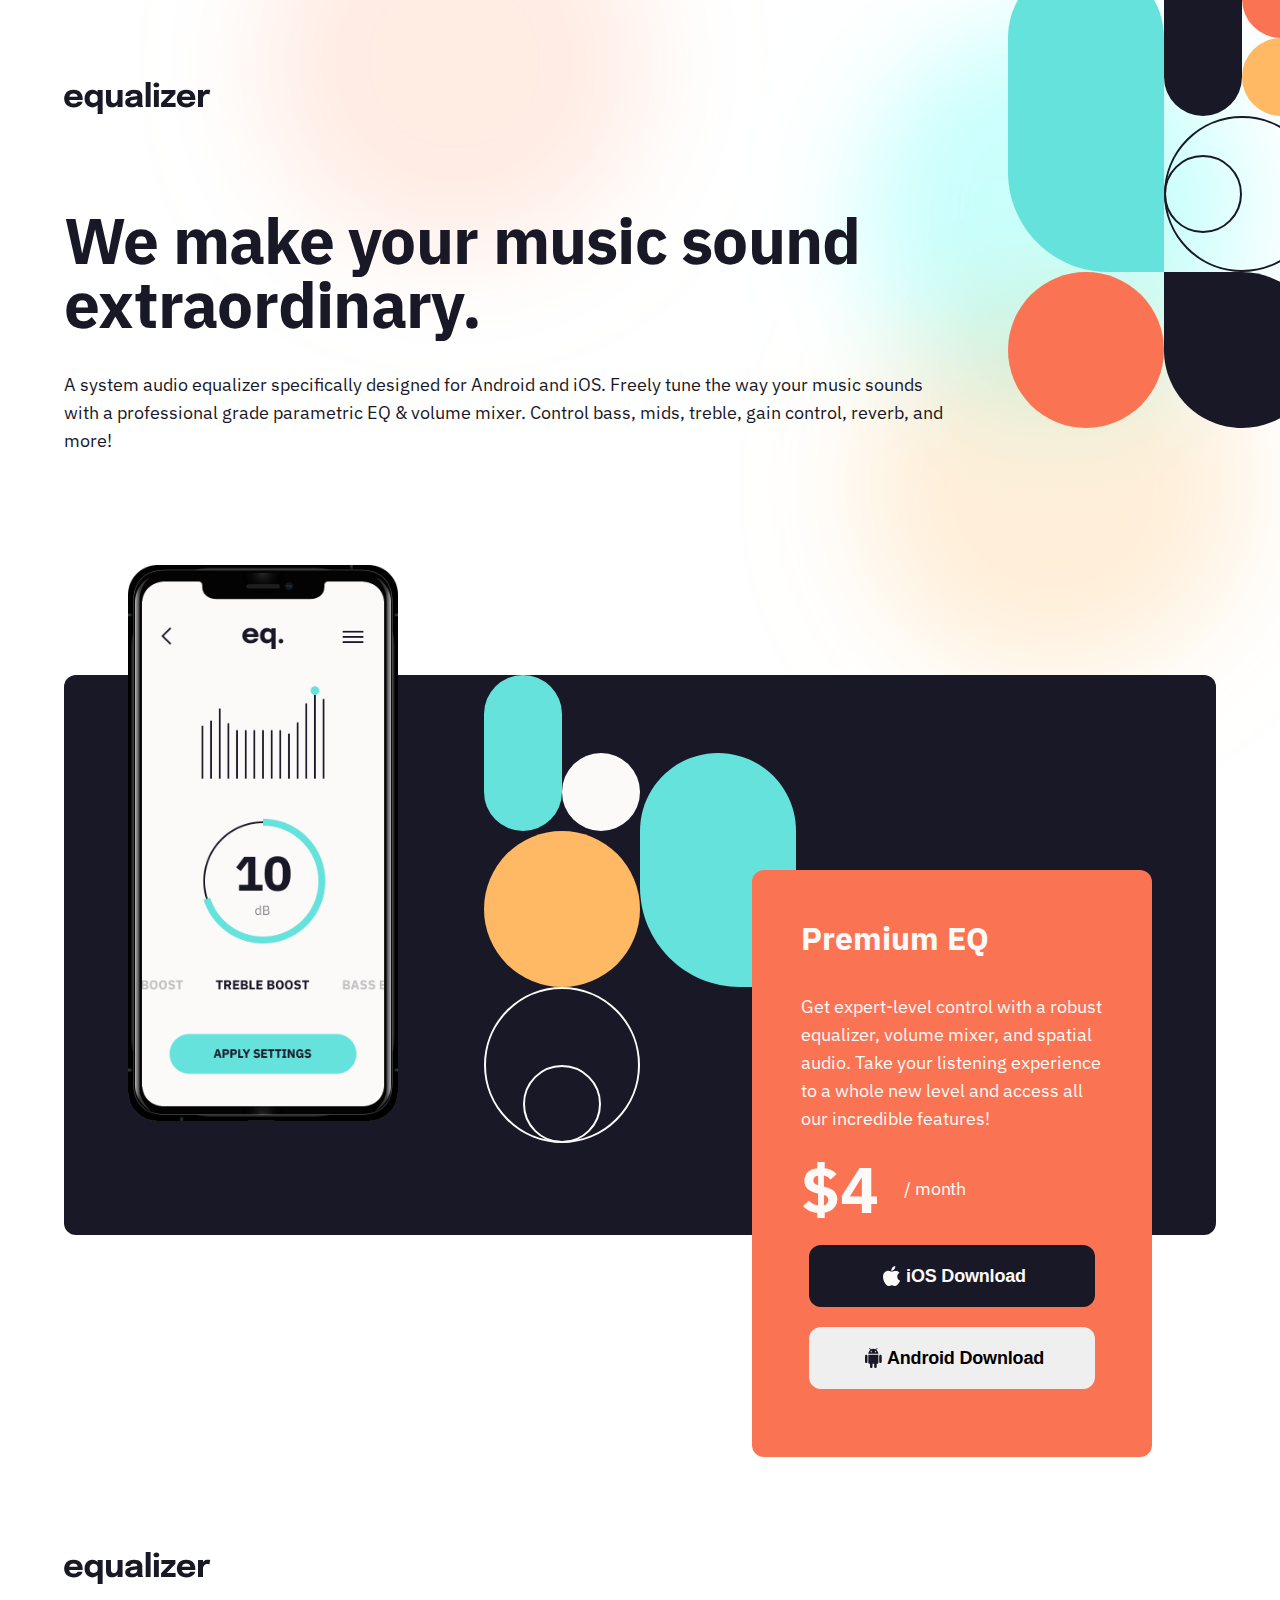
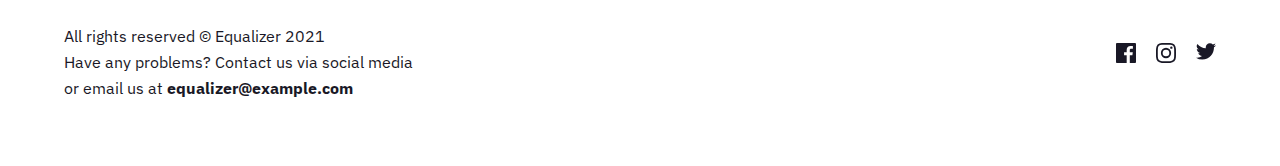
<file: index.html>
<!DOCTYPE html>
<html lang="en">
  <head>
    <meta charset="UTF-8" />
    <meta name="viewport" content="width=device-width, initial-scale=1.0" />
    <link
      rel="icon"
      type="image/png"
      sizes="32x32"
      href="starter-code/assets/favicon-32x32.png"
    />
    <link rel="stylesheet" href="starter-code/styles.css" />
    <title>Frontend Mentor | Equalizer landing page</title>
  </head>
  <body>
    <header>
      <a href="#"><img alt="Logo Equalizer" src="starter-code/assets/logo.svg"></a>
      <h1>We make your music sound extraordinary.</h1>
      <p>
        A system audio equalizer specifically designed for Android and iOS.
        Freely tune the way your music sounds with a professional grade
        parametric EQ & volume mixer. Control bass, mids, treble, gain control,
        reverb, and more!
      </p>
    </header>

    <main>
      <div class="app_image">
        <img alt="Ilustration APP" src="starter-code/assets/illustration-app.png">        
      </div>
      <section class="app_information">
        <h2>Premium EQ</h2>
      <p class="text">
        Get expert-level control with a robust equalizer, volume mixer, and
        spatial audio. Take your listening experience to a whole new level and
        access all our incredible features!
      </p>
      <p class ="price"><span>$4</span> / month</p>
      <button class="ios_button"><img alt="Apple Logo" src="starter-code/assets/icon-apple.svg"> iOS Download</button>
      <button class="android_button"><img alt="Android Logo" src="starter-code/assets/icon-android.svg"> Android Download</button>
      </section>      
    </main>  

    <footer>
      <a href="#"><img alt="Equalizer Logo" src="starter-code/assets/logo.svg"></a>
      <p>        
        All rights reserved © Equalizer 2021 <br> Have any problems? Contact us via
        social media or email us at <span>equalizer@example.com</span>
      </p>
      <ul>
        <li><a href="#"><img alt="Facebook Logo" src="starter-code/assets/icon-facebook.svg"></a></li>
        <li><a href="#"><img alt="Instagram Logo" src="starter-code/assets/icon-instagram.svg"></a></li>
        <li><a href="#"><img alt="Twitter Logo" src="starter-code/assets/icon-twitter.svg"></a></li>
      </ul>
    </footer>
  </body>
</html>
</file>
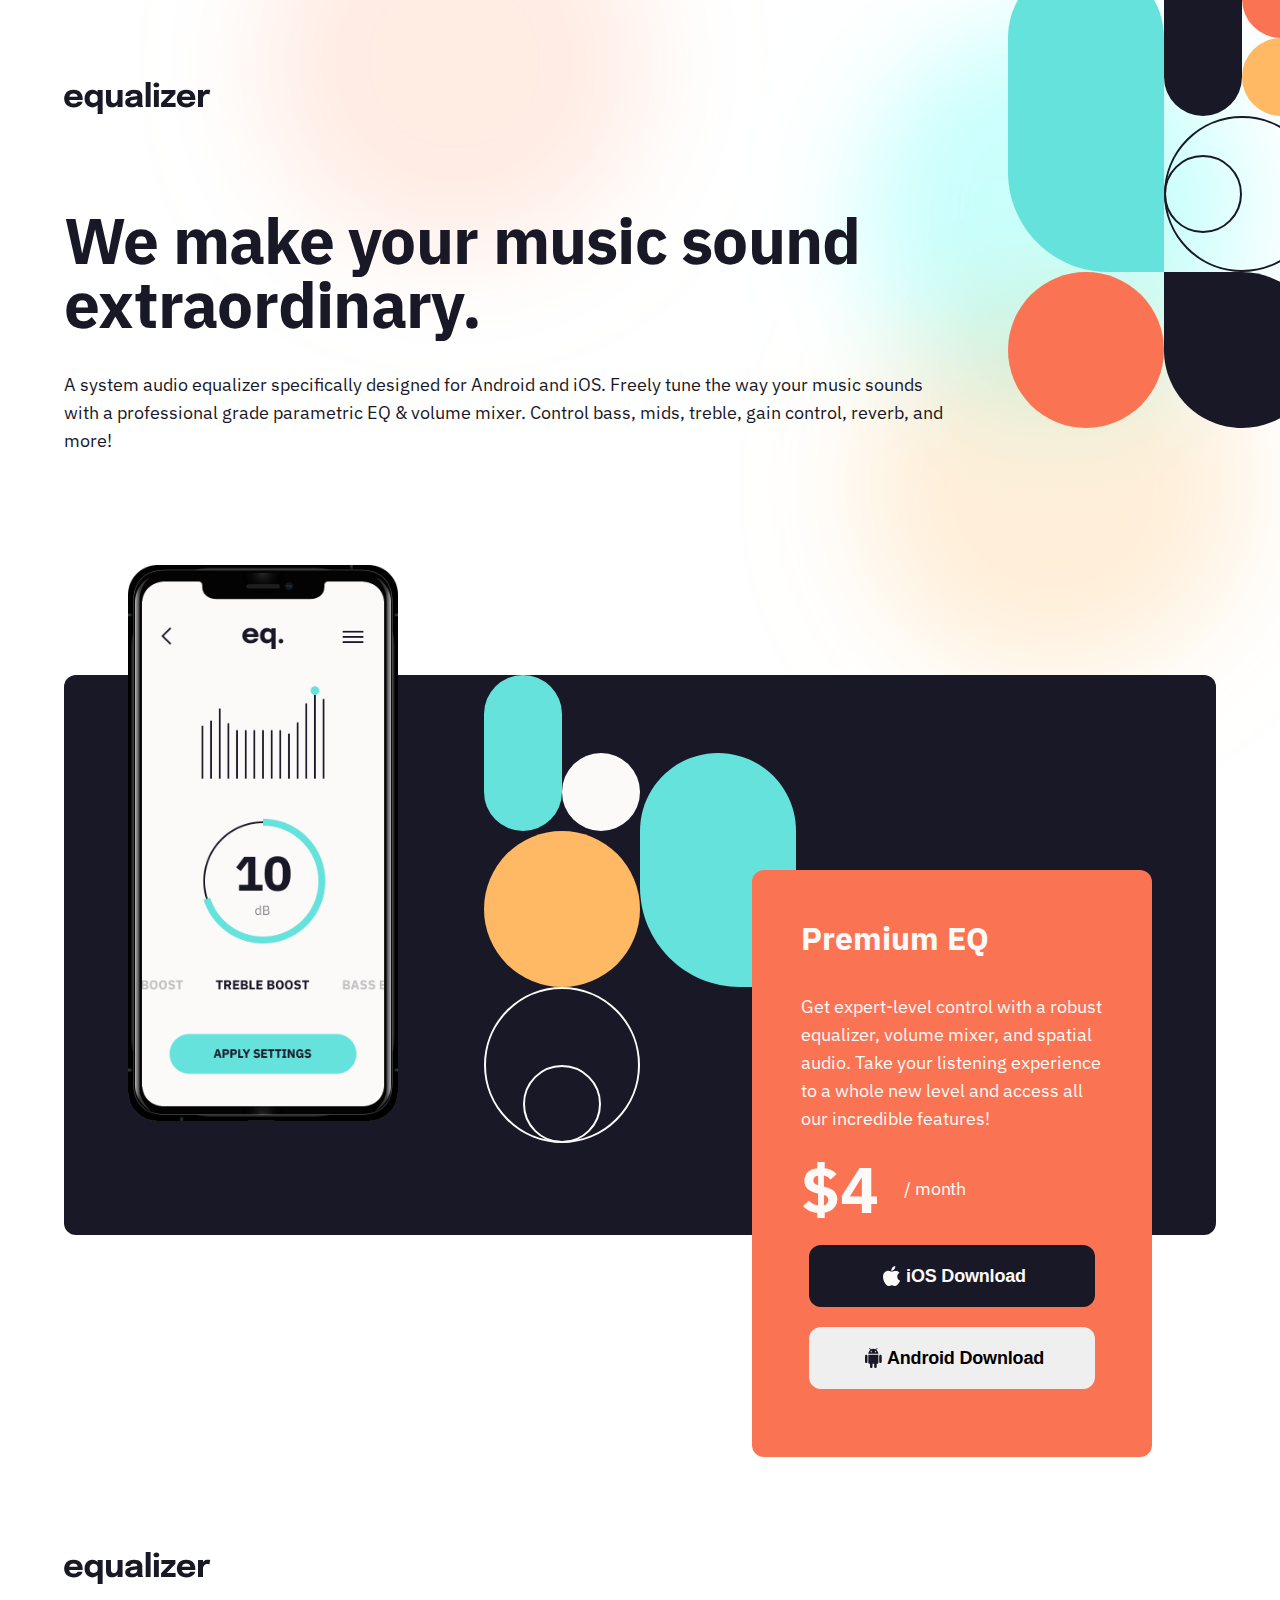
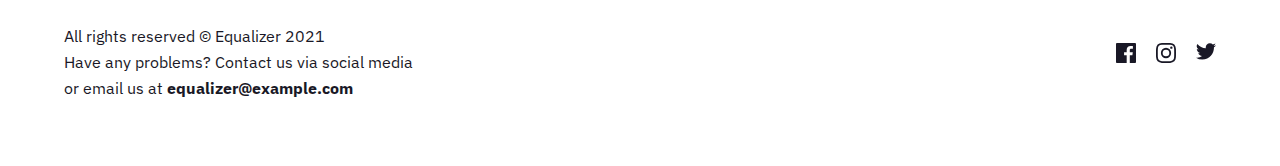
<file: starter-code/index.html>
<!DOCTYPE html>
<html lang="en">
  <head>
    <meta charset="UTF-8" />
    <meta name="viewport" content="width=device-width, initial-scale=1.0" />
    <link
      rel="icon"
      type="image/png"
      sizes="32x32"
      href="./assets/favicon-32x32.png"
    />
    <link rel="stylesheet" href="styles.css" />
    <title>Frontend Mentor | Equalizer landing page</title>
  </head>
  <body>
    <header>
      <a href="#"><img alt="Logo Equalizer" src="assets/logo.svg"></a>
      <h1>We make your music sound extraordinary.</h1>
      <p>
        A system audio equalizer specifically designed for Android and iOS.
        Freely tune the way your music sounds with a professional grade
        parametric EQ & volume mixer. Control bass, mids, treble, gain control,
        reverb, and more!
      </p>
    </header>

    <main>
      <section class="app_image">
        <img alt="Ilustration APP" src="assets/illustration-app.png">        
      </section>
      <section class="app_information">
        <h2>Premium EQ</h2>
      <p class="text">
        Get expert-level control with a robust equalizer, volume mixer, and
        spatial audio. Take your listening experience to a whole new level and
        access all our incredible features!
      </p>
      <p class ="price"><span>$4</span> / month</p>
      <button class="ios_button"><img alt="Apple Logo" src="assets/icon-apple.svg"> iOS Download</button>
      <button class="android_button"><img alt="Android Logo" src="assets/icon-android.svg"> Android Download</button>
      </section>      
    </main>  

    <footer>
      <a href="#"><img alt="Equalizer Logo" src="assets/logo.svg"></a>
      <p>        
        All rights reserved © Equalizer 2021 <br> Have any problems? Contact us via
        social media or email us at <span>equalizer@example.com</span>
      </p>
      <ul>
        <li><a href="#"><img alt="Facebook Logo" src="assets/icon-facebook.svg"></a></li>
        <li><a href="#"><img alt="Instagram Logo" src="assets/icon-instagram.svg"></a></li>
        <li><a href="#"><img alt="Twitter Logo" src="assets/icon-twitter.svg"></a></li>
      </ul>
    </footer>
  </body>
</html>
</file>
<file: starter-code/styles.css>
@import url('https://fonts.googleapis.com/css2?family=IBM+Plex+Sans:wght@400;700&display=swap');

:root {
    --black: rgb(25,24,38);
    --blue: rgb(102,226,220);
    --orange: rgb(250,116,83);
    --yellow: rgb(255,185,100);
    --white: rgb(252,250,249);    
}

html {
    box-sizing: border-box;   
    overflow-x:hidden 
}

*,
*::before,
*::after {
    border: 0;   
    box-sizing: inherit;
    margin: 0;
    padding: 0;     
}

body {
    background: url(assets/bg-main-mobile.png) calc(100% + 250px) -220px no-repeat;
    color: var(--black);
    font-family: 'IBM Plex Sans', sans-serif;    
}

header, .app_information, footer {
    padding: 5vh 6vw 3vh;
}

h1 {
    font-size: 40px;
    line-height: 48px;
    letter-spacing: -0.454545px;
    margin-top: 55px
}

p {
    font-size: 16px;
    line-height: 26px;
    margin: 20px 0;
}

.app_image, .app_information, button {
    border-radius: 12px;
}

.app_image {
    position: relative;
    margin-top: 70px;
    top: 25px;
    background:  url(assets/bg-pattern-2.svg) no-repeat center top, var(--black);
    background-size: auto;
    text-align: center;
    z-index: -1;
}

.app_image img {
    position: relative;
    top: -90px;
    width: 209px;
    height: 430px;
}

.app_information {
    background: var(--orange);    
}

h2 {
    font-size: 32px;
    line-height: 40px;    
}

h2, .app_information p {
    color: var(--white);
}

.app_information p {
    font-size: 18px;
    line-height: 28px;
}

p span {
    font-weight: bold;
}

.price {
    width: 165px;
    height: 52px;
    font-size: 20px;
    line-height: 32px;
    letter-spacing: -0.2px;
    display: flex;
    justify-content: space-between;
    align-items: center;
    margin: 30px 0;
}

.price span {
    font-size: 65px;
}

button {
    width: 95%;
    margin: 20px auto;
    padding: 15px 0;
    font-weight: bold;
    font-size: 18px;
    line-height: 32px;
    letter-spacing: -0.18px;
    display: flex;
    justify-content: center;
    align-items: center;
    cursor: pointer;
    transition: ease all 0.3s;
}

button img {
    margin: 0 5px;
}

.ios_button {
    background-color: var(--black);
    color: var(--white);
}

.ios_button:hover {
    background-color: var(--blue);
}

.android_button:hover {
    background-color: var(--yellow);
}

ul {
    width: 100px;
    list-style-type: none;
    display: flex;
    justify-content: space-between;
    margin: 45px 0;
}

li img:hover {
    filter: invert(57%) sepia(39%) saturate(1870%) hue-rotate(326deg) brightness(101%) contrast(96%);
}


@media screen and (min-width: 768px) {
    body {
        background: url(assets/bg-pattern-1.svg) calc(100% + 40px) -40px no-repeat,
                    url(assets/bg-main-tablet.png) calc(100% + 115px) -280px no-repeat;
    }

    header, footer {
        padding: 9vh 5vw 5vh;
    }
    
    h1 {
        width: 70vw;
        font-size: 64px;
        line-height: 64px;
        letter-spacing: -0.727273px;
        margin-top: 90px
    }

    p {
        width: 70vw;
        font-size: 18px;
        line-height: 28px;
        margin-top: 35px;
    }  

    main {
        position: relative;
        width: 100vw;
        height: 950px;
    }
    
    .app_image {
        position: absolute;
        width: 90vw;
        text-align: left;
        left: 50%;
        top: 85px;
        transform: translate(-50%);
    }

    .app_image img{
        top: -110px;
        left: 5vw;
        width: 270px;
        height: 556px;
    }

    .app_information {
        position: absolute;
        width: 400px; 
        padding: 48px 49px; 
        top: 350px; 
        right: 10vw;  
    }

    .text {
        width: 100%;    
    }    

    footer {
        display: flex;
        flex-wrap: wrap;
        justify-content: space-between;
        align-items: center;
    }

    footer a {
        width: 100vw;
    }

    footer p {
        width: 366px;
        font-size: 16px;
        line-height: 26px;
    }
}

@media screen and (min-width: 1440px) {
    body {
        background: url(assets/bg-pattern-1.svg) 100% -40px no-repeat,
                    url(assets/bg-main-desktop.png) calc(100% + 210px) -280px no-repeat;
    }

    header, footer {
        padding: 9vh 10vw 5vh;
    }

    h1 {
        font-size: 88px;
        line-height: 88px;
        letter-spacing: -1px;
    }

    p, .text {
        font-size: 20px;
        line-height: 34px;
    } 

    .app_image {
        width: 80vw;
        background-position: calc(0vw + 41.5%) top;
        top: 100px;
    }

    .app_image img{
        top: -180px;
        left: 8vw;
        width: 312px;
        height: 642px;
    }

    .app_information {
        width: 446px; 
        padding: 58px 59px 48px; 
        right: 17vw; 
    }

    footer a {
        width: auto;
        align-self: start;
    }

    footer p {
        width: 366px;
        margin: 0 20% 0 0;
    }

    ul {
        margin: 0;
    }
}
</file>
